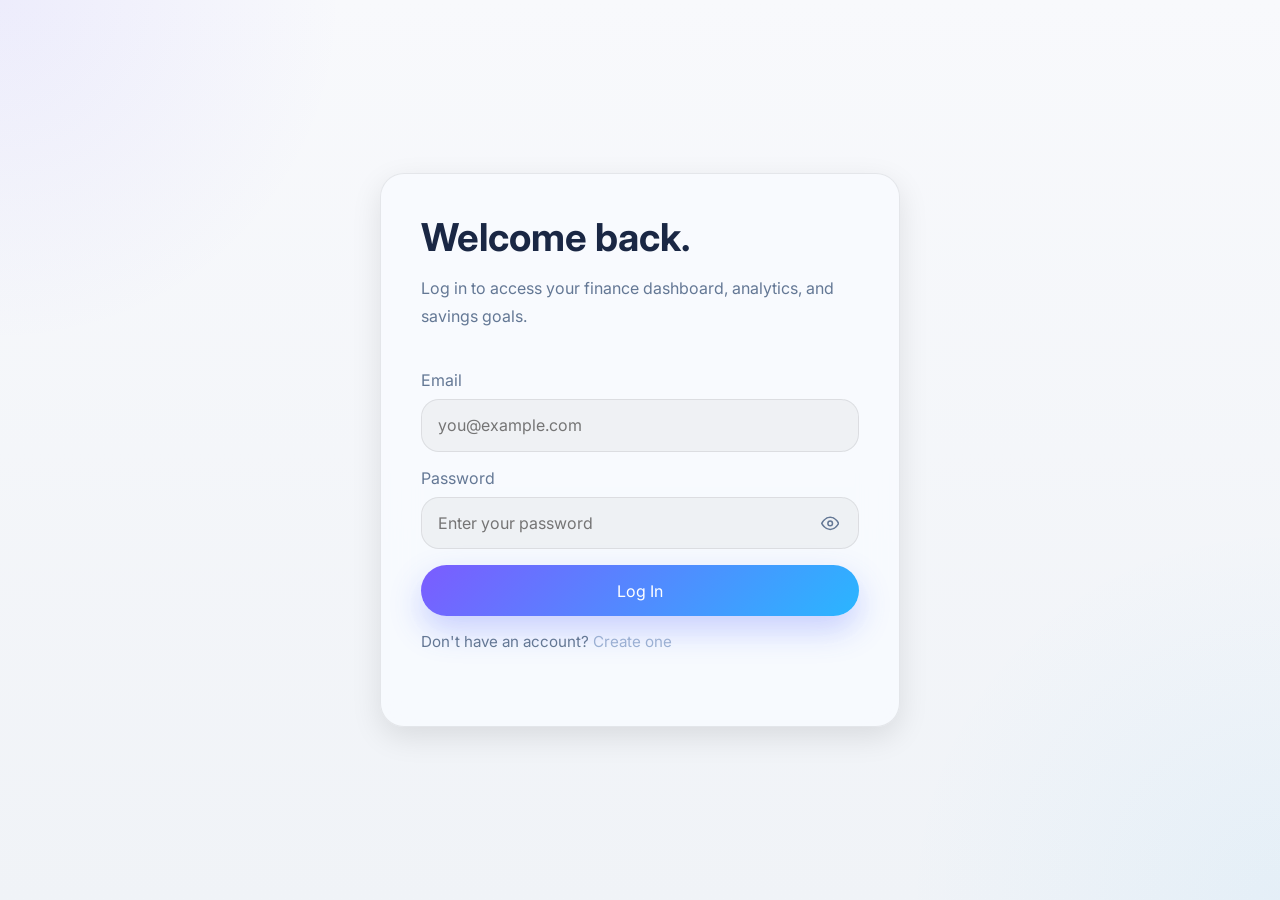
<file: fintrack/goals.html>
<!DOCTYPE html>
<html lang="en">
<head>
  <meta charset="UTF-8" />
  <meta name="viewport" content="width=device-width, initial-scale=1.0" />
  <title>FinTrack — Savings Goals</title>
  <link rel="preconnect" href="https://fonts.googleapis.com" />
  <link rel="preconnect" href="https://fonts.gstatic.com" crossorigin />
  <link href="https://fonts.googleapis.com/css2?family=Inter:wght@400;500;600;700;800&display=swap" rel="stylesheet" />
  <link rel="stylesheet" href="styles.css" />
  <link rel="stylesheet" href="theme.css" />
</head>
<body class="dashboard-page">
  <div class="app-shell">
    <aside class="sidebar">
      <div class="sidebar-header">
        <div class="brand">
          <h1>FinTrack</h1>
          <p>Personal Finance Manager</p>
        </div>
        <button id="mobileMenuClose" class="btn btn-icon sidebar-close-btn" aria-label="Close menu">&times;</button>
      </div>
      <nav>
        <a href="index.html"><span>Dashboard</span></a>
        <a href="analytics.html"><span>Analytics</span></a>
        <a class="active" href="goals.html"><span>Savings Goals</span></a>
      </nav>
      <div class="sidebar-footer">
        <button id="logoutBtn" class="btn btn-ghost">Log Out</button>
      </div>
    </aside>

    <main class="main-content">
      <header class="topbar">
        <div>
          <h2>Savings Goal Tracker</h2>
          <p>Design goals, review progress, and stay motivated.</p>
        </div>
        <div class="topbar-actions">
          <button id="mobileMenuToggle" class="btn btn-icon mobile-menu-btn" aria-label="Open menu">
            <span class="hamburger-icon" aria-hidden="true"></span>
          </button>
          <button id="themeToggle" class="btn btn-icon" aria-label="Toggle theme">
            <svg class="icon-sun visible" width="20" height="20" viewBox="0 0 20 20" fill="none">
              <circle cx="10" cy="10" r="4" stroke="currentColor" stroke-width="2"/>
              <path d="M10 1V3M10 17V19M1 10H3M17 10H19M3 3L4.41 4.41M15.59 15.59L17 17M17 3L15.59 4.41M4.41 15.59L3 17" stroke="currentColor" stroke-width="2" stroke-linecap="round"/>
            </svg>
            <svg class="icon-moon hidden" width="20" height="20" viewBox="0 0 20 20" fill="none">
              <path d="M17.293 13.293A8 8 0 016.707 2.707a8 8 0 1010.586 10.586z" stroke="currentColor" stroke-width="2" stroke-linejoin="round"/>
            </svg>
          </button>
        </div>
      </header>

      <section class="dashboard-grid">
        <div class="card glass-card">
          <div class="card-header">
            <p>Goal Target</p>
            <h3 id="goalAmount">$0.00</h3>
          </div>
        </div>
        <div class="card glass-card">
          <div class="card-header">
            <p>Saved So Far</p>
            <h3 id="goalSaved">$0.00</h3>
          </div>
        </div>
        <div class="card glass-card">
          <div class="card-header">
            <p>Completion</p>
            <h3 id="goalComplete">0%</h3>
          </div>
        </div>
      </section>

      <section class="card glass-card">
        <div class="card-header">
          <h3>Manage Your Goal</h3>
        </div>
        <form id="goalForm" class="transaction-form">
          <div class="form-grid">
            <label>
              Goal Name
              <input type="text" id="goalTitle" placeholder="Emergency Fund" required />
            </label>
            <label>
              Target Amount
              <input type="number" id="goalTarget" placeholder="5000" step="10" required />
            </label>
            <label>
              Progress Amount
              <input type="number" id="goalProgress" placeholder="1200" step="10" required />
            </label>
          </div>
          <button type="submit" class="btn btn-primary">Update Goal</button>
        </form>
      </section>

      <section class="card glass-card">
        <div class="card-header">
          <p>Goal Summary</p>
          <h3 id="goalText">Stay consistent and build momentum.</h3>
        </div>
        <div class="goal-progress">
          <div class="progress-track">
            <div class="progress-fill" id="goalBar"></div>
          </div>
        </div>
      </section>
    </main>
  </div>
  <script src="theme.js"></script>
  <script type="module">
    import { initDashboard } from './app.js';
    
    // Initialize dashboard when page loads
    initDashboard().catch(error => {
      console.error('Dashboard initialization error:', error);
    });
  </script>
  <script src="goals.js"></script>
</body>
</html>
</file>
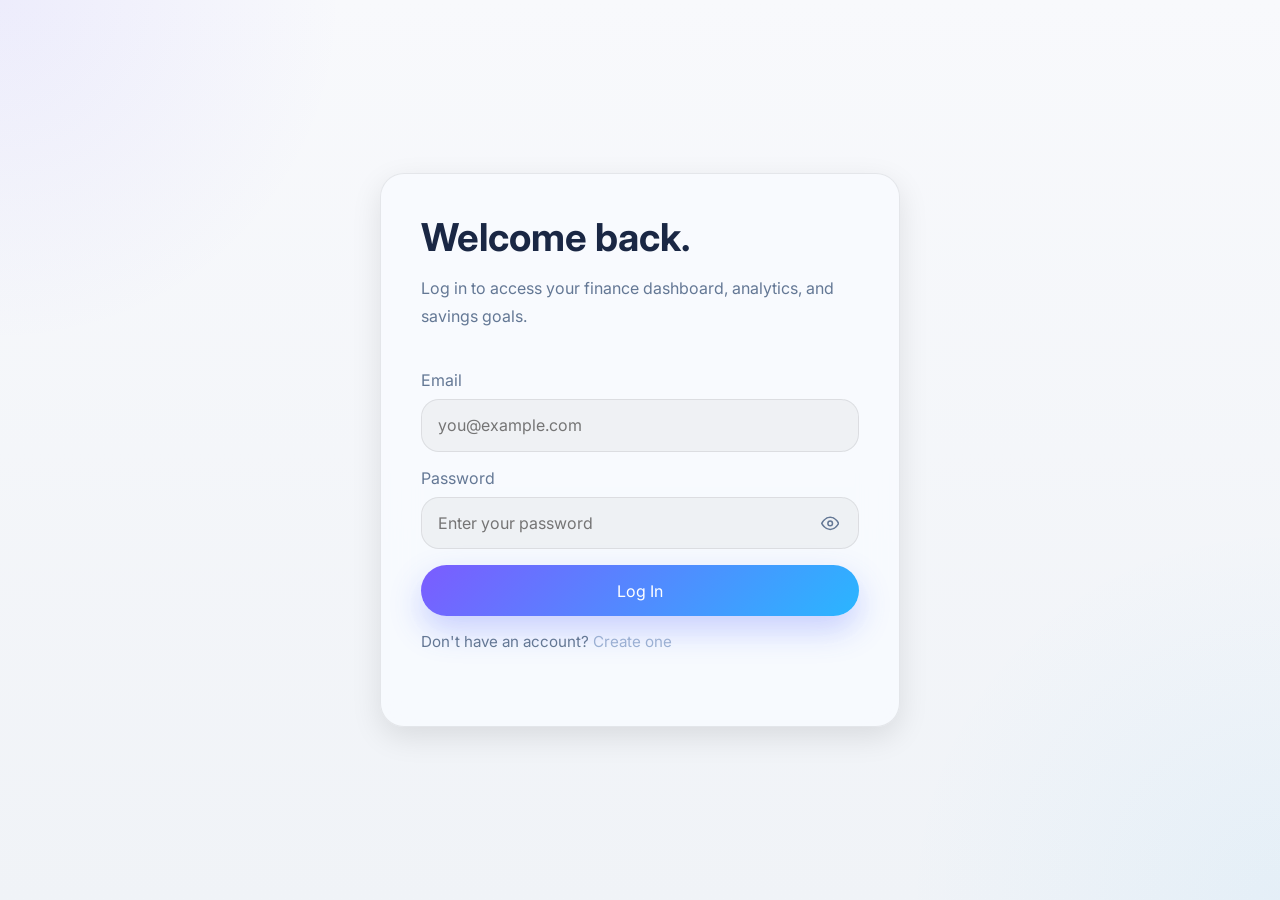
<file: fintrack/login.html>
<!DOCTYPE html>
<html lang="en">
<head>
  <meta charset="UTF-8" />
  <meta name="viewport" content="width=device-width, initial-scale=1.0" />
  <title>FinTrack — Login</title>
  <link rel="preconnect" href="https://fonts.googleapis.com" />
  <link rel="preconnect" href="https://fonts.gstatic.com" crossorigin />
  <link href="https://fonts.googleapis.com/css2?family=Inter:wght@400;500;600;700;800&display=swap" rel="stylesheet" />
  <link rel="stylesheet" href="styles.css" />
  <link rel="stylesheet" href="theme.css" />
</head>
<body class="auth-page">
  <div class="auth-shell glass-card">
    <div class="auth-intro">
      <h1>Welcome back.</h1>
      <p>Log in to access your finance dashboard, analytics, and savings goals.</p>
    </div>
    <form id="loginForm" class="auth-form">
      <label>
        Email
        <input type="email" id="loginEmail" placeholder="you@example.com" required />
      </label>
      <label>
        Password
        <div class="password-wrapper">
          <input type="password" id="loginPassword" placeholder="Enter your password" required />
          <button type="button" class="password-toggle" aria-label="Show password">
            <svg viewBox="0 0 24 24" fill="none" stroke="currentColor" stroke-width="2" stroke-linecap="round" stroke-linejoin="round">
              <path d="M1 12s4-8 11-8 11 8 11 8-4 8-11 8-11-8-11-8z"></path>
              <circle cx="12" cy="12" r="3"></circle>
            </svg>
          </button>
        </div>
      </label>
      <button type="submit" id="loginSubmitBtn" class="btn btn-primary">Log In</button>
      <p id="loginLoading" class="loading-indicator hidden">Signing in...</p>
      <p class="small-text">Don't have an account? <a href="signup.html">Create one</a></p>
      <p id="loginError" class="form-error"></p>
    </form>

    <!-- Email verification removed; normal login restored -->
  </div>

  <script type="module">
    import { signInUser } from './auth.js';

    const loginForm = document.getElementById('loginForm');
    const loginError = document.getElementById('loginError');
    const loginLoading = document.getElementById('loginLoading');
    const loginSubmitBtn = document.getElementById('loginSubmitBtn');

    // Password toggle functionality
    document.querySelectorAll('.password-toggle').forEach(btn => {
      btn.addEventListener('click', (e) => {
        e.preventDefault();
        const input = btn.parentElement.querySelector('input');
        const isPassword = input.type === 'password';
        input.type = isPassword ? 'text' : 'password';
        btn.classList.toggle('visible');
      });
    });

    loginForm.addEventListener('submit', async (e) => {
      e.preventDefault();
      loginError.textContent = '';

      const email = document.getElementById('loginEmail').value.trim().toLowerCase();
      const password = document.getElementById('loginPassword').value;

      if (!email || !password) {
        loginError.textContent = 'Please enter your email and password.';
        return;
      }

      loginSubmitBtn.disabled = true;
      loginLoading.classList.remove('hidden');

      try {
        const result = await signInUser(email, password);

        if (result.success) {
          // Redirect to dashboard
          window.location.href = 'index.html';
        } else {
          loginError.textContent = result.error || 'Failed to sign in. Please try again.';
          loginSubmitBtn.disabled = false;
          loginLoading.classList.add('hidden');
        }
      } catch (error) {
        console.error('Login error:', error);
        loginError.textContent = 'An unexpected error occurred. Please try again.';
        loginSubmitBtn.disabled = false;
        loginLoading.classList.add('hidden');
      }
    });
  </script>
  <script src="theme.js"></script>
</body>
</html>
</file>
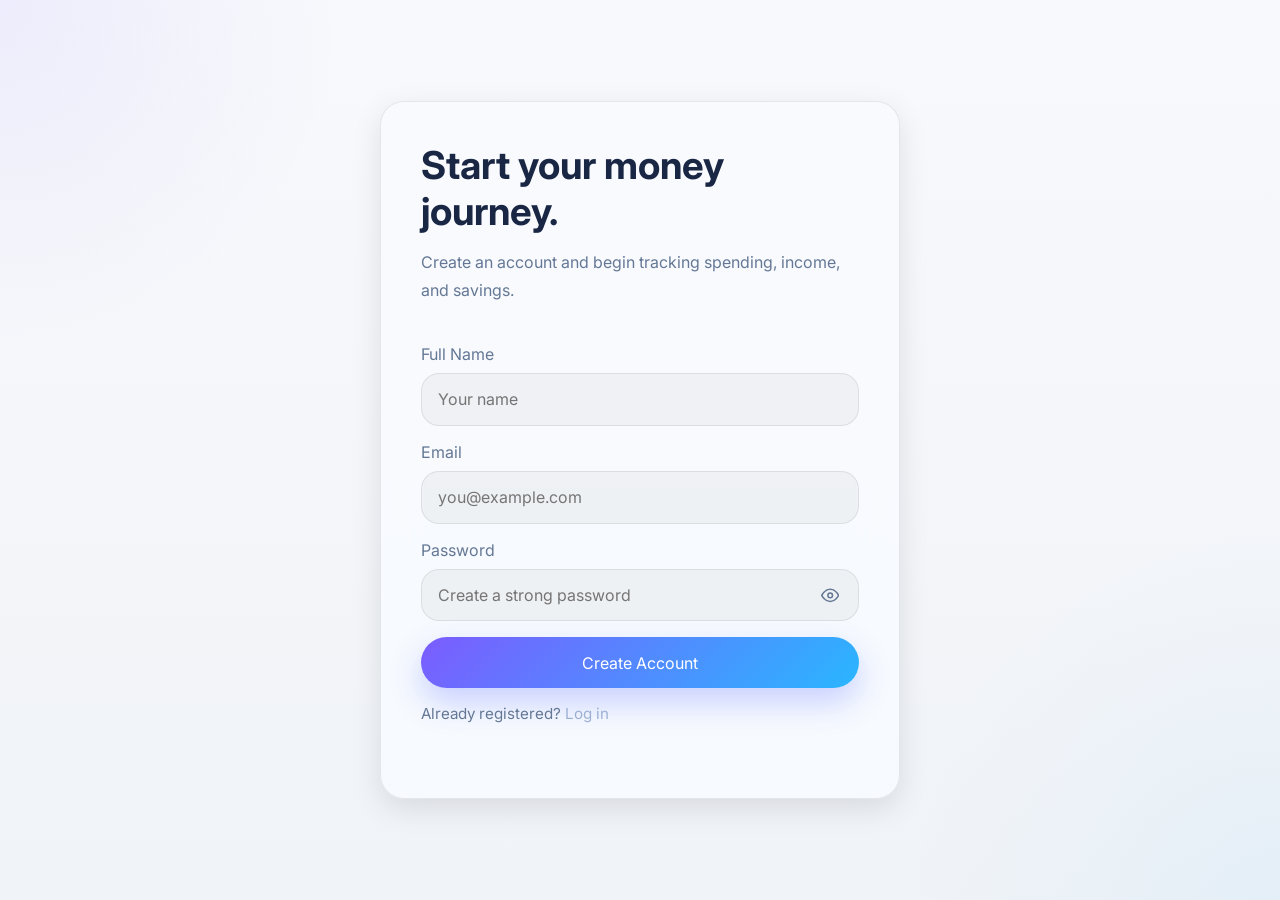
<file: fintrack/signup.html>
<!DOCTYPE html>
<html lang="en">
<head>
  <meta charset="UTF-8" />
  <meta name="viewport" content="width=device-width, initial-scale=1.0" />
  <title>FinTrack — Sign Up</title>
  <link rel="preconnect" href="https://fonts.googleapis.com" />
  <link rel="preconnect" href="https://fonts.gstatic.com" crossorigin />
  <link href="https://fonts.googleapis.com/css2?family=Inter:wght@400;500;600;700;800&display=swap" rel="stylesheet" />
  <link rel="stylesheet" href="styles.css" />
  <link rel="stylesheet" href="theme.css" />
</head>
<body class="auth-page">
  <div class="auth-shell glass-card">
    <div class="auth-intro">
      <h1>Start your money journey.</h1>
      <p>Create an account and begin tracking spending, income, and savings.</p>
    </div>

    <!-- Signup Form -->
    <form id="signupForm" class="auth-form">
      <label>
        Full Name
        <input type="text" id="signupName" placeholder="Your name" required />
      </label>
      <label>
        Email
        <input type="email" id="signupEmail" placeholder="you@example.com" required />
      </label>
      <label>
        Password
        <div class="password-wrapper">
          <input type="password" id="signupPassword" placeholder="Create a strong password" required />
          <button type="button" class="password-toggle" aria-label="Show password">
            <svg viewBox="0 0 24 24" fill="none" stroke="currentColor" stroke-width="2" stroke-linecap="round" stroke-linejoin="round">
              <path d="M1 12s4-8 11-8 11 8 11 8-4 8-11 8-11-8-11-8z"></path>
              <circle cx="12" cy="12" r="3"></circle>
            </svg>
          </button>
        </div>
      </label>
      <button type="submit" id="signupSubmitBtn" class="btn btn-primary">Create Account</button>
      <p id="signupLoading" class="loading-indicator hidden">Creating your account...</p>
      <p class="small-text">Already registered? <a href="login.html">Log in</a></p>
      <p id="signupError" class="form-error"></p>
    </form>

    <!-- Email verification removed; signup will proceed directly -->
  </div>

  <script type="module">
    import { signUpUser } from './auth.js';

    const signupForm = document.getElementById('signupForm');
    const signupError = document.getElementById('signupError');
    const signupLoading = document.getElementById('signupLoading');
    const signupSubmitBtn = document.getElementById('signupSubmitBtn');

    // Password toggle functionality
    document.querySelectorAll('.password-toggle').forEach(btn => {
      btn.addEventListener('click', (e) => {
        e.preventDefault();
        const input = btn.parentElement.querySelector('input');
        const isPassword = input.type === 'password';
        input.type = isPassword ? 'text' : 'password';
        btn.classList.toggle('visible');
      });
    });

    signupForm.addEventListener('submit', async (e) => {
      e.preventDefault();
      signupError.textContent = '';

      const fullName = document.getElementById('signupName').value.trim();
      const email = document.getElementById('signupEmail').value.trim().toLowerCase();
      const password = document.getElementById('signupPassword').value;

      // Validation
      if (!fullName || !email || !password) {
        signupError.textContent = 'Please complete all fields.';
        return;
      }

      if (password.length < 6) {
        signupError.textContent = 'Password must be at least 6 characters long.';
        return;
      }

      // Show loading state
      signupSubmitBtn.disabled = true;
      signupLoading.classList.remove('hidden');

      try {
        const result = await signUpUser(email, password, fullName);

        if (result.success) {
          // After creating the account, proceed to dashboard
          window.location.href = 'index.html';
        } else {
          signupError.textContent = result.error || 'Failed to create account. Please try again.';
          signupSubmitBtn.disabled = false;
          signupLoading.classList.add('hidden');
        }
      } catch (error) {
        console.error('Signup error:', error);
        signupError.textContent = 'An unexpected error occurred. Please try again.';
        signupSubmitBtn.disabled = false;
        signupLoading.classList.add('hidden');
      }
    });
  </script>
  <script src="theme.js"></script>
</body>
</html>
</file>
<file: fintrack/styles.css>
:root {
  --bg: #0b1220;
  --panel: rgba(17, 25, 43, 0.92);
  --panel-soft: rgba(27, 37, 62, 0.9);
  --text: #eef2ff;
  --muted: #9bb0d3;
  --primary: #6b57ff;
  --primary-soft: rgba(107, 87, 255, 0.2);
  --success: #32d3a4;
  --warning: #ff7d5b;
  --danger: #ff5c7a;
  --border: rgba(255, 255, 255, 0.08);
  --shadow: 0 22px 70px rgba(0, 0, 0, 0.35);
}

/* Light theme */
:root[data-theme="light"] {
  --bg: #f5f7fb;
  --panel: rgba(248, 250, 254, 0.92);
  --panel-soft: rgba(240, 245, 250, 0.9);
  --text: #1a2744;
  --muted: #647895;
  --primary: #6b57ff;
  --primary-soft: rgba(107, 87, 255, 0.15);
  --success: #32d3a4;
  --warning: #ff7d5b;
  --danger: #ff5c7a;
  --border: rgba(0, 0, 0, 0.08);
  --shadow: 0 10px 30px rgba(0, 0, 0, 0.1);
}

* {
  box-sizing: border-box;
}

body {
  margin: 0;
  min-height: 100vh;
  font-family: 'Inter', sans-serif;
  background: radial-gradient(circle at top left, rgba(107, 87, 255, 0.22), transparent 22%),
    radial-gradient(circle at bottom right, rgba(39, 171, 255, 0.14), transparent 24%),
    linear-gradient(180deg, #060b17 0%, #0a1324 100%);
  color: var(--text);
  transition: background 0.5s ease, color 0.5s ease;
  opacity: 0;
  animation: pageFadeIn 0.65s ease forwards;
}

:root[data-theme="light"] body {
  background: radial-gradient(circle at top left, rgba(107, 87, 255, 0.08), transparent 22%),
    radial-gradient(circle at bottom right, rgba(39, 171, 255, 0.06), transparent 24%),
    linear-gradient(180deg, #f8f9fc 0%, #f0f3f7 100%);
}

button,
input,
select {
  font: inherit;
}

a {
  color: #9bb0d3;
  text-decoration: none;
}
a:hover {
  color: #fff;
}

.glass-card {
  border: 1px solid var(--border);
  background: rgba(17, 25, 43, 0.85);
  backdrop-filter: blur(18px);
  box-shadow: var(--shadow);
  border-radius: 24px;
  opacity: 0;
  transform: translateY(18px);
  animation: cardFloatIn 0.75s ease forwards;
}

.btn {
  display: inline-flex;
  align-items: center;
  justify-content: center;
  min-height: 44px;
  border: none;
  border-radius: 999px;
  padding: 0.95rem 1.6rem;
  cursor: pointer;
  transition: transform 0.2s ease, box-shadow 0.2s ease, background-color 0.3s ease, color 0.3s ease, border-color 0.3s ease;
}

.btn:hover {
  transform: translateY(-1px);
}

.btn:active {
  transform: translateY(1px) scale(0.98);
}

.btn-primary {
  background: linear-gradient(135deg, #7b5cff, #2ab6ff);
  color: #fff;
  box-shadow: 0 14px 32px rgba(73, 96, 255, 0.28);
}

.btn-ghost {
  display: inline-flex;
  align-items: center;
  justify-content: center;
  min-height: 44px;
  border-radius: 999px;
  background: transparent;
  color: #c8d2ff;
  border: 1px solid rgba(255, 255, 255, 0.14);
  box-shadow: inset 0 0 0 rgba(255, 255, 255, 0);
}

.app-shell {
  display: grid;
  grid-template-columns: 300px 1fr;
  min-height: 100vh;
}

.sidebar {
  display: flex;
  flex-direction: column;
  gap: 2rem;
  padding: 2.5rem 1.75rem;
  background: linear-gradient(180deg, rgba(10, 15, 33, 0.96), rgba(8, 12, 21, 0.96));
}

.brand h1 {
  margin: 0;
  font-size: 1.75rem;
  letter-spacing: -0.04em;
}

.brand p {
  margin: 0.45rem 0 0;
  color: var(--muted);
  font-size: 0.95rem;
}

.sidebar nav {
  display: grid;
  gap: 0.75rem;
}

.sidebar a {
  display: flex;
  align-items: center;
  gap: 1rem;
  padding: 0.95rem 1rem;
  border-radius: 18px;
  color: var(--text);
  transition: background 0.25s ease, transform 0.2s ease;
}

.sidebar a.active,
.sidebar a:hover {
  background: rgba(107, 87, 255, 0.18);
  transform: translateX(4px);
}

.sidebar-footer {
  margin-top: auto;
}

.sidebar-header {
  display: flex;
  align-items: center;
  justify-content: space-between;
  gap: 1rem;
}

.mobile-menu-btn {
  display: none;
  width: 44px;
  height: 44px;
  padding: 0;
  border-radius: 14px;
  background: rgba(255, 255, 255, 0.06);
  color: var(--text);
  border: 1px solid rgba(255, 255, 255, 0.14);
}

.hamburger-icon {
  width: 18px;
  height: 2px;
  background: currentColor;
  position: relative;
  display: inline-block;
}

.hamburger-icon::before,
.hamburger-icon::after {
  content: '';
  position: absolute;
  left: 0;
  width: 100%;
  height: 2px;
  background: currentColor;
  transition: transform 0.3s ease;
}

.hamburger-icon::before {
  transform: translateY(-6px);
}

.hamburger-icon::after {
  transform: translateY(6px);
}

.sidebar-close-btn {
  display: none;
  width: 44px;
  height: 44px;
  padding: 0;
  border-radius: 14px;
  color: var(--text);
  background: rgba(255, 255, 255, 0.06);
  border: 1px solid rgba(255, 255, 255, 0.14);
  justify-content: center;
}

.main-content {
  padding: 2.5rem;
  display: flex;
  flex-direction: column;
  gap: 1.75rem;
}

.topbar {
  display: flex;
  align-items: center;
  justify-content: space-between;
  gap: 1rem;
}

.topbar h2,
.topbar p {
  margin: 0;
}

.topbar-actions {
  display: flex;
  align-items: center;
  gap: 0.75rem;
  flex-wrap: wrap;
}

.topbar-actions .status-chip {
  margin-left: auto;
}

.status-chip {
  display: inline-flex;
  align-items: center;
  gap: 0.5rem;
  padding: 0.75rem 1rem;
  border-radius: 999px;
  background: rgba(255, 255, 255, 0.08);
  color: #d8e0ff;
}

.dashboard-grid {
  display: grid;
  grid-template-columns: repeat(3, minmax(200px, 1fr));
  gap: 1.5rem;
}

.card {
  padding: 1.7rem;
}

.card-header p {
  margin: 0;
  color: var(--muted);
  font-size: 0.95rem;
}

.card-header h3,
.card-header h2 {
  margin: 0.65rem 0 0;
  font-size: 1.55rem;
}

.mini-metrics {
  display: grid;
  grid-template-columns: repeat(3, minmax(0, 1fr));
  gap: 1rem;
  margin-top: 1.5rem;
}

.mini-metrics div {
  background: rgba(255, 255, 255, 0.04);
  padding: 1rem;
  border-radius: 1rem;
}

.mini-metrics span {
  display: block;
  color: var(--muted);
  margin-bottom: 0.45rem;
  font-size: 0.92rem;
}

.goal-progress {
  margin-top: 1.5rem;
}

.progress-track {
  width: 100%;
  height: 14px;
  border-radius: 999px;
  background: rgba(255, 255, 255, 0.08);
  overflow: hidden;
}

.progress-fill {
  width: 0%;
  height: 100%;
  background: linear-gradient(90deg, #53d4ff, #7b5cff);
  transition: width 1s ease;
}

.alert-card {
  min-height: 178px;
}

.alert-card p {
  margin: 1rem 0 0;
  line-height: 1.75;
  color: #d8e0ff;
}

.insights-panel {
  overflow: hidden;
}

.insights-grid {
  display: grid;
  grid-template-columns: repeat(3, minmax(180px, 1fr));
  gap: 1rem;
  margin-top: 1rem;
}

.insight-card {
  background: rgba(255, 255, 255, 0.06);
  border: 1px solid rgba(255, 255, 255, 0.1);
  padding: 1.35rem;
  min-height: 140px;
  transition: transform 0.35s ease, box-shadow 0.35s ease, background 0.35s ease;
}

.insight-card:hover {
  transform: translateY(-6px);
  box-shadow: 0 18px 40px rgba(0, 0, 0, 0.18);
}

.insight-card p {
  margin: 0;
  color: var(--muted);
  font-size: 0.95rem;
}

.insight-card h4 {
  margin: 0.9rem 0 0;
  font-size: 1.05rem;
  line-height: 1.4;
}

.insight-footer {
  display: flex;
  flex-wrap: wrap;
  gap: 1rem;
  align-items: center;
  justify-content: space-between;
  margin-top: 1.5rem;
}

.warning-chip {
  padding: 0.75rem 1rem;
  border-radius: 999px;
  background: rgba(255, 111, 96, 0.08);
  color: #ff726f;
  border: 1px solid rgba(255, 111, 96, 0.18);
  font-weight: 600;
  display: inline-flex;
  align-items: center;
  justify-content: center;
  min-height: 44px;
  opacity: 0;
  transform: translateY(6px);
  transition: opacity 0.35s ease, transform 0.35s ease, background-color 0.35s ease, border-color 0.35s ease, color 0.35s ease;
}

.warning-chip.alert-visible {
  opacity: 1;
  transform: translateY(0);
}

.warning-chip.note {
  background: rgba(133, 223, 178, 0.12);
  border-color: rgba(57, 171, 119, 0.18);
  color: #1f5d37;
}

.warning-chip.warning {
  background: rgba(255, 112, 96, 0.16);
  color: #bf2f31;
  border-color: rgba(255, 112, 96, 0.28);
}

.warning-chip.danger {
  background: rgba(255, 92, 122, 0.16);
  color: #e6234b;
  border-color: rgba(255, 92, 122, 0.28);
}

@media (max-width: 900px) {
  .insights-grid {
    grid-template-columns: 1fr;
  }
}

.transaction-table tbody tr {
  opacity: 0;
  transform: translateY(10px);
  animation: rowFadeIn 0.55s ease forwards;
}

.transaction-table tbody tr:nth-child(1) { animation-delay: 0.08s; }
.transaction-table tbody tr:nth-child(2) { animation-delay: 0.16s; }
.transaction-table tbody tr:nth-child(3) { animation-delay: 0.24s; }
.transaction-table tbody tr:nth-child(4) { animation-delay: 0.32s; }
.transaction-table tbody tr:nth-child(5) { animation-delay: 0.40s; }

.card {
  transition: transform 0.45s ease, box-shadow 0.45s ease, opacity 0.45s ease;
}

.card:hover {
  transform: translateY(-5px);
  box-shadow: 0 28px 80px rgba(0, 0, 0, 0.18);
}

.add-transaction-card {
  grid-column: span 2;
}

.transaction-form {
  margin-top: 1.5rem;
}

.form-grid {
  display: grid;
  grid-template-columns: repeat(3, minmax(220px, 1fr));
  gap: 1rem;
}

.transaction-form label {
  display: grid;
  gap: 0.6rem;
  font-size: 0.95rem;
  color: var(--muted);
}

.transaction-form input,
.transaction-form select {
  width: 100%;
  padding: 0.95rem 1rem;
  border-radius: 18px;
  border: 2px solid rgba(255, 255, 255, 0.08);
  background: rgba(255, 255, 255, 0.04);
  color: var(--text);
  transition: all 0.3s cubic-bezier(0.4, 0, 0.2, 1);
  font-weight: 500;
}

.transaction-form input::placeholder {
  color: rgba(155, 176, 211, 0.6);
}

.transaction-form input[type="date"] {
  cursor: pointer;
}

.transaction-form input[type="date"]::-webkit-calendar-picker-indicator {
  cursor: pointer;
  filter: invert(0.8) brightness(1.2);
  opacity: 0.7;
  margin-right: 0.25rem;
}

.transaction-form input[type="date"]::-webkit-calendar-picker-indicator:hover {
  opacity: 1;
}

.transaction-form select {
  cursor: pointer;
  appearance: none;
  padding-right: 2.5rem;
  background-image: url("data:image/svg+xml,%3Csvg xmlns='http://www.w3.org/2000/svg' width='20' height='20' viewBox='0 0 20 20' fill='none'%3E%3Cpath d='M7 8L10 11L13 8' stroke='%239bb0d3' stroke-width='2' stroke-linecap='round' stroke-linejoin='round'/%3E%3C/svg%3E");
  background-repeat: no-repeat;
  background-position: right 0.75rem center;
  padding-right: 2.8rem;
}

.transaction-form input:focus,
.transaction-form select:focus {
  outline: none;
  border-color: rgba(107, 87, 255, 0.8);
  box-shadow: 0 0 0 5px rgba(107, 87, 255, 0.12),
    inset 0 0 20px rgba(107, 87, 255, 0.06);
  background: rgba(255, 255, 255, 0.06);
}

/* Category-specific colors */
#transactionCategory {
  background-color: rgba(255, 255, 255, 0.04);
}

#transactionCategory.category-salary {
  border-color: rgba(50, 211, 164, 0.4);
  background: linear-gradient(135deg, rgba(50, 211, 164, 0.08), rgba(255, 255, 255, 0.02));
}

#transactionCategory.category-salary:focus {
  border-color: #32d3a4;
  box-shadow: 0 0 0 5px rgba(50, 211, 164, 0.15),
    inset 0 0 20px rgba(50, 211, 164, 0.05);
}

#transactionCategory.category-shopping {
  border-color: rgba(255, 92, 122, 0.4);
  background: linear-gradient(135deg, rgba(255, 92, 122, 0.08), rgba(255, 255, 255, 0.02));
}

#transactionCategory.category-shopping:focus {
  border-color: #ff5c7a;
  box-shadow: 0 0 0 5px rgba(255, 92, 122, 0.15),
    inset 0 0 20px rgba(255, 92, 122, 0.05);
}

#transactionCategory.category-food {
  border-color: rgba(255, 125, 91, 0.4);
  background: linear-gradient(135deg, rgba(255, 125, 91, 0.08), rgba(255, 255, 255, 0.02));
}

#transactionCategory.category-food:focus {
  border-color: #ff7d5b;
  box-shadow: 0 0 0 5px rgba(255, 125, 91, 0.15),
    inset 0 0 20px rgba(255, 125, 91, 0.05);
}

#transactionCategory.category-bills {
  border-color: rgba(123, 92, 255, 0.4);
  background: linear-gradient(135deg, rgba(123, 92, 255, 0.08), rgba(255, 255, 255, 0.02));
}

#transactionCategory.category-bills:focus {
  border-color: #7b5cff;
  box-shadow: 0 0 0 5px rgba(123, 92, 255, 0.15),
    inset 0 0 20px rgba(123, 92, 255, 0.05);
}

#transactionCategory.category-transport {
  border-color: rgba(42, 182, 255, 0.4);
  background: linear-gradient(135deg, rgba(42, 182, 255, 0.08), rgba(255, 255, 255, 0.02));
}

#transactionCategory.category-transport:focus {
  border-color: #2ab6ff;
  box-shadow: 0 0 0 5px rgba(42, 182, 255, 0.15),
    inset 0 0 20px rgba(42, 182, 255, 0.05);
}

#transactionCategory.category-health {
  border-color: rgba(255, 199, 94, 0.4);
  background: linear-gradient(135deg, rgba(255, 199, 94, 0.08), rgba(255, 255, 255, 0.02));
}

#transactionCategory.category-health:focus {
  border-color: #ffc75e;
  box-shadow: 0 0 0 5px rgba(255, 199, 94, 0.15),
    inset 0 0 20px rgba(255, 199, 94, 0.05);
}

#transactionCategory.category-entertainment {
  border-color: rgba(168, 85, 247, 0.4);
  background: linear-gradient(135deg, rgba(168, 85, 247, 0.08), rgba(255, 255, 255, 0.02));
}

#transactionCategory.category-entertainment:focus {
  border-color: #a855f7;
  box-shadow: 0 0 0 5px rgba(168, 85, 247, 0.15),
    inset 0 0 20px rgba(168, 85, 247, 0.05);
}

#transactionCategory.category-pocket {
  border-color: rgba(139, 92, 246, 0.4);
  background: linear-gradient(135deg, rgba(139, 92, 246, 0.08), rgba(255, 255, 255, 0.02));
}

#transactionCategory.category-pocket:focus {
  border-color: #8b5cf6;
  box-shadow: 0 0 0 5px rgba(139, 92, 246, 0.15),
    inset 0 0 20px rgba(139, 92, 246, 0.05);
}

/* Options styling */
select option {
  background: #0b1220;
  color: #eef2ff;
  padding: 0.75rem;
}

select option:checked {
  background: rgba(107, 87, 255, 0.3);
  color: #fff;
}

select option:hover {
  background: rgba(107, 87, 255, 0.2);
}

.history-card {
  padding-bottom: 1rem;
}

.section-header {
  display: flex;
  align-items: center;
  justify-content: space-between;
  gap: 1rem;
}

.search-box {
  width: 100%;
  max-width: 420px;
}

.search-box input {
  width: 100%;
  padding: 0.95rem 1rem;
  border-radius: 18px;
  border: 1px solid rgba(255, 255, 255, 0.08);
  background: rgba(255, 255, 255, 0.05);
  color: var(--text);
}

.transaction-table-wrapper {
  overflow-x: auto;
  margin-top: 1.4rem;
}

.empty-state {
  display: flex;
  flex-direction: column;
  align-items: center;
  justify-content: center;
  padding: 4rem 2rem;
  text-align: center;
  opacity: 0;
  transform: translateY(12px);
  animation: emptyStateFadeIn 0.65s ease forwards;
}

.empty-state-icon {
  width: 120px;
  height: 120px;
  display: flex;
  align-items: center;
  justify-content: center;
  margin-bottom: 1.5rem;
  color: var(--muted);
  opacity: 0.7;
}

.empty-state-content {
  max-width: 420px;
}

.empty-state-content h3 {
  margin: 0;
  font-size: 1.45rem;
  font-weight: 600;
  color: var(--text);
  margin-bottom: 0.75rem;
}

.empty-state-content p {
  margin: 0;
  color: var(--muted);
  font-size: 1rem;
  line-height: 1.6;
  margin-bottom: 1.75rem;
}

.empty-state-btn {
  min-width: 280px;
}

.transaction-table {
  width: 100%;
  border-collapse: collapse;
  min-width: 760px;
}

.transaction-table th,
.transaction-table td {
  padding: 1rem 1.1rem;
  text-align: left;
  border-bottom: 1px solid rgba(255, 255, 255, 0.05);
}

.transaction-table th {
  color: var(--muted);
  font-size: 0.9rem;
  letter-spacing: 0.01em;
}

.transaction-table td {
  color: #eef2ff;
}

.transaction-table td .tag {
  display: inline-flex;
  align-items: center;
  justify-content: center;
  padding: 0.55rem 0.8rem;
  border-radius: 999px;
  font-size: 0.82rem;
  color: #c8d2ff;
  background: rgba(255, 255, 255, 0.05);
}

.transaction-table td .delete-btn {
  border: none;
  background: transparent;
  color: #ff8aa2;
  cursor: pointer;
  font-weight: 700;
}

@keyframes emptyStateFadeIn {
  from {
    opacity: 0;
    transform: translateY(12px);
  }
  to {
    opacity: 1;
    transform: translateY(0);
  }
}

/* Toast Notifications */
.toast-container {
  position: fixed;
  top: 24px;
  right: 24px;
  z-index: 99999;
  display: flex;
  flex-direction: column;
  gap: 12px;
  pointer-events: none;
  width: auto;
  max-width: calc(100% - 48px);
}

.toast {
  display: flex;
  align-items: center;
  gap: 12px;
  padding: 14px 18px;
  border-radius: 12px;
  backdrop-filter: blur(18px);
  background: rgba(16, 185, 129, 0.2);
  border: 1px solid rgba(16, 185, 129, 0.3);
  color: #6ee7b7;
  font-size: 0.95rem;
  font-weight: 500;
  box-shadow: 0 8px 32px rgba(0, 0, 0, 0.12);
  pointer-events: auto;
  animation: toastSlideIn 0.4s cubic-bezier(0.34, 1.56, 0.64, 1) forwards;
  min-width: 300px;
}

.toast.toast-exit {
  animation: toastSlideOut 0.3s ease forwards;
}

.toast.toast-success {
  background: rgba(16, 185, 129, 0.2);
  border-color: rgba(16, 185, 129, 0.3);
  color: #6ee7b7;
}

.toast.toast-delete {
  background: rgba(244, 114, 124, 0.2);
  border-color: rgba(244, 114, 124, 0.3);
  color: #f88aa2;
}

.toast.toast-error {
  background: rgba(239, 68, 68, 0.2);
  border-color: rgba(239, 68, 68, 0.3);
  color: #fca5a5;
}

.toast-icon {
  flex-shrink: 0;
  width: 20px;
  height: 20px;
  display: flex;
  align-items: center;
  justify-content: center;
}

.toast-icon svg {
  width: 100%;
  height: 100%;
  stroke: currentColor;
  stroke-width: 2;
  fill: none;
  stroke-linecap: round;
  stroke-linejoin: round;
}

.toast-message {
  flex: 1;
  line-height: 1.4;
}

@keyframes toastSlideIn {
  from {
    opacity: 0;
    transform: translateX(400px) scale(0.9);
  }
  to {
    opacity: 1;
    transform: translateX(0) scale(1);
  }
}

@keyframes toastSlideOut {
  from {
    opacity: 1;
    transform: translateX(0) scale(1);
  }
  to {
    opacity: 0;
    transform: translateX(400px) scale(0.9);
  }
}

/* Loading screen */
.loading-screen {
  position: fixed;
  inset: 0;
  display: flex;
  align-items: center;
  justify-content: center;
  z-index: 100000;
  background: linear-gradient(180deg, rgba(15, 23, 42, 0.96), rgba(15, 23, 42, 0.9));
  backdrop-filter: blur(14px);
  transition: opacity 0.55s ease, visibility 0.55s ease;
  opacity: 1;
  visibility: visible;
}

.loading-screen.loading-fade-out {
  opacity: 0;
  visibility: hidden;
}

.loading-card {
  display: flex;
  align-items: center;
  gap: 1rem;
  padding: 2rem 2.2rem;
  border-radius: 24px;
  background: rgba(8, 15, 37, 0.92);
  border: 1px solid rgba(255, 255, 255, 0.08);
  box-shadow: 0 30px 80px rgba(0, 0, 0, 0.45);
  transform: translateY(-8px);
  animation: loadingCardFloat 0.75s ease forwards;
}

.loading-spinner {
  width: 42px;
  height: 42px;
  border: 4px solid rgba(255, 255, 255, 0.18);
  border-top-color: #8b5cf6;
  border-radius: 50%;
  animation: loadingSpin 1.1s linear infinite;
}

.loading-copy h2 {
  margin: 0;
  font-size: 1.5rem;
  letter-spacing: -0.02em;
  color: #fff;
}

.loading-copy p {
  margin: 0;
  color: rgba(255, 255, 255, 0.74);
  font-size: 0.98rem;
}

@keyframes loadingSpin {
  to {
    transform: rotate(360deg);
  }
}

@keyframes loadingCardFloat {
  from {
    opacity: 0;
    transform: translateY(20px);
  }
  to {
    opacity: 1;
    transform: translateY(0);
  }
}

@media (max-width: 640px) {
  .toast-container {
    top: 16px;
    right: 16px;
    left: 16px;
  }

  .toast {
    min-width: unset;
  }
}

.auth-page {
  display: grid;
  place-items: center;
  min-height: 100vh;
  padding: 1rem;
}

.auth-shell {
  width: min(520px, 100%);
  padding: 2.5rem;
  display: grid;
  gap: 1.5rem;
}

.auth-intro h1 {
  margin: 0;
  font-size: clamp(2rem, 3vw, 2.8rem);
}

.auth-intro p {
  color: var(--muted);
  margin-top: 0.85rem;
  line-height: 1.75;
}

.auth-form {
  display: grid;
  gap: 1rem;
}

.auth-form label {
  display: grid;
  gap: 0.6rem;
  color: var(--muted);
}

.auth-form input {
  width: 100%;
  border: 1px solid rgba(255, 255, 255, 0.08);
  border-radius: 18px;
  padding: 0.95rem 1rem;
  background: rgba(255, 255, 255, 0.04);
  color: var(--text);
}

.password-wrapper {
  position: relative;
}

.password-wrapper input {
  padding-right: 3rem;
}

.password-toggle {
  position: absolute;
  right: 0.9rem;
  top: 50%;
  transform: translateY(-50%);
  border: none;
  background: transparent;
  color: var(--muted);
  cursor: pointer;
  padding: 0.35rem;
  display: flex;
  align-items: center;
  justify-content: center;
}

.password-toggle svg {
  width: 1.15rem;
  height: 1.15rem;
}

.password-toggle:hover {
  color: var(--text);
}

.chart-card canvas,
.card canvas {
  width: 100% !important;
  max-height: 220px;
}

.small-text {
  margin: 0;
  font-size: 0.95rem;
  color: var(--muted);
}

.hidden {
  display: none !important;
}

.loading-indicator {
  margin: 0;
  color: var(--muted);
  font-size: 0.95rem;
  animation: pulse 1.5s ease-in-out infinite;
}

@keyframes pulse {
  0%, 100% { opacity: 0.6; }
  50% { opacity: 1; }
}

.form-error {
  margin: 0;
  color: #ff7d7d;
  min-height: 1.2rem;
}

@media (max-width: 1130px) {
  .app-shell {
    grid-template-columns: 1fr;
  }
  .sidebar {
    flex-direction: row;
    align-items: center;
    justify-content: space-between;
    padding: 1.5rem;
    gap: 1rem;
  }
  .sidebar nav {
    flex: 1;
    display: flex;
    justify-content: space-around;
  }
  .main-content {
    padding: 1.5rem;
  }
  .dashboard-grid {
    grid-template-columns: 1fr;
  }
  .add-transaction-card {
    grid-column: unset;
  }
  
  .form-grid {
    grid-template-columns: repeat(2, minmax(180px, 1fr));
  }
  
  .transaction-form select {
    font-size: 16px;
  }
}

@media (max-width: 820px) {
  .mobile-menu-btn {
    display: inline-flex;
  }
  .sidebar {
    position: fixed;
    top: 0;
    left: 0;
    height: 100vh;
    width: min(280px, 86vw);
    transform: translateX(-100%);
    opacity: 0;
    pointer-events: none;
    transition: transform 0.28s ease, opacity 0.28s ease;
    will-change: transform, opacity;
    z-index: 10020;
    background: rgba(10, 15, 33, 0.98);
    border-right: 1px solid rgba(255, 255, 255, 0.08);
    padding: 1.75rem 1.5rem;
    overflow-y: auto;
    overflow-x: hidden;
    -webkit-overflow-scrolling: touch;
    box-shadow: 16px 0 48px rgba(0, 0, 0, 0.24);
    display: flex;
    flex-direction: column;
    justify-content: flex-start;
  }
  .sidebar.mobile-open {
    transform: translateX(0);
    opacity: 1;
    pointer-events: auto;
  }
  body.mobile-nav-open {
    overflow: hidden;
  }
  body.mobile-nav-open::after {
    content: '';
    position: fixed;
    inset: 0;
    background: rgba(0, 0, 0, 0.35);
    opacity: 0;
    transition: opacity 0.28s ease;
    z-index: 10010;
    pointer-events: none;
  }
  body.mobile-nav-open::after {
    opacity: 1;
  }
  .sidebar nav {
    display: flex;
    flex-direction: column;
    align-items: stretch;
    gap: 0.8rem;
    justify-content: flex-start;
    padding-top: 1rem;
    margin-top: 1.5rem;
  }
  .sidebar a {
    width: 100%;
    padding: 0.5rem 1rem;
  }
  .sidebar ul {
    display: flex;
    flex-direction: column;
    gap: 0.4rem;
  }
  .sidebar-footer {
    margin-top: auto;
  }
  .sidebar-header {
    align-items: center;
  }
  .sidebar-close-btn {
    display: inline-flex;
  }
  .topbar {
    flex-direction: column;
    align-items: stretch;
    gap: 0.85rem;
  }
  .topbar-actions {
    width: 100%;
    display: flex;
    flex-wrap: wrap;
    justify-content: space-between;
    gap: 0.75rem;
  }
  .dashboard-grid,
  .insights-grid,
  .form-grid {
    grid-template-columns: 1fr;
  }
  .transaction-table {
    min-width: 0;
  }
  .transaction-form input,
  .transaction-form select {
    font-size: 16px;
    padding: 1rem;
  }
  .transaction-form select {
    padding-right: 3rem;
  }
  .main-content {
    padding: 1.5rem;
    gap: 1.25rem;
  }
  .goal-progress,
  .card-body {
    gap: 0.85rem;
  }
  .status-chip {
    width: 100%;
    justify-content: center;
  }
  .insight-footer {
    flex-direction: column;
    align-items: flex-start;
  }
}

@media (max-width: 480px) {
  .transaction-form input,
  .transaction-form select {
    padding: 0.9rem 0.8rem;
    border-radius: 14px;
  }
  
  .transaction-form select {
    padding-right: 2.5rem;
  }
  
  .transaction-form label {
    font-size: 0.88rem;
  }
}

@keyframes pageFadeIn {
  from {
    opacity: 0;
    transform: translateY(6px);
  }
  to {
    opacity: 1;
    transform: translateY(0);
  }
}

@keyframes cardFloatIn {
  from {
    opacity: 0;
    transform: translateY(18px) scale(0.985);
  }
  to {
    opacity: 1;
    transform: translateY(0) scale(1);
  }
}

@keyframes rowFadeIn {
  from {
    opacity: 0;
    transform: translateY(10px);
  }
  to {
    opacity: 1;
    transform: translateY(0);
  }
}

/* Button Disabled State */
.btn:disabled {
  opacity: 0.6;
  cursor: not-allowed;
  transform: none;
}

.btn:disabled:hover {
  transform: none;
}

/* Full-width button utility */
.btn.full-width {
  width: 100%;
}

/* Secondary button style */
.btn-secondary {
  background: rgba(107, 87, 255, 0.2);
  color: var(--text);
  border: 1px solid rgba(107, 87, 255, 0.3);
  transition: all 0.3s ease;
}

.btn-secondary:hover {
  background: rgba(107, 87, 255, 0.3);
  border-color: rgba(107, 87, 255, 0.5);
}

/* Auth page responsive adjustments */
@media (max-width: 600px) {
  .auth-shell {
    margin: 1rem;
    border-radius: 18px;
  }

  .auth-form label {
    font-size: 0.9rem;
  }
}
</file>
<file: fintrack/theme.css>
/* Theme Toggle Styling */

.btn-icon {
  display: flex;
  align-items: center;
  justify-content: center;
  width: 44px;
  height: 44px;
  padding: 0;
  background: rgba(255, 255, 255, 0.08);
  border: 1px solid rgba(255, 255, 255, 0.12);
  color: var(--text);
  border-radius: 12px;
  cursor: pointer;
  transition: background 0.3s ease, transform 0.2s ease, box-shadow 0.3s ease;
}

.btn-icon:hover {
  background: rgba(255, 255, 255, 0.15);
  box-shadow: 0 0 12px rgba(107, 87, 255, 0.2);
  transform: translateY(-1px);
}

.btn-icon svg {
  width: 20px;
  height: 20px;
  stroke: currentColor;
  fill: none;
  transition: opacity 0.3s cubic-bezier(0.4, 0, 0.2, 1),
              transform 0.3s cubic-bezier(0.4, 0, 0.2, 1);
}

.btn-icon .hidden {
  opacity: 0;
  transform: scale(0.8) rotate(-90deg);
  pointer-events: none;
  position: absolute;
}

.btn-icon .icon-sun,
.btn-icon .icon-moon {
  position: relative;
}

/* Light theme adjustments */
:root[data-theme="light"] .btn-icon {
  background: rgba(0, 0, 0, 0.06);
  border-color: rgba(0, 0, 0, 0.08);
}

:root[data-theme="light"] .btn-icon:hover {
  background: rgba(0, 0, 0, 0.1);
  box-shadow: 0 0 12px rgba(107, 87, 255, 0.15);
}

:root[data-theme="light"] .btn-ghost {
  background: rgba(255, 255, 255, 0.95);
  color: #1a2744;
  border: 1px solid rgba(26, 39, 68, 0.16);
  box-shadow: 0 14px 28px rgba(26, 39, 68, 0.08);
}

:root[data-theme="light"] .btn-ghost:hover {
  background: rgba(255, 255, 255, 1);
  border-color: rgba(26, 39, 68, 0.24);
}

:root[data-theme="light"] .status-chip,
:root[data-theme="light"] .topbar-actions .status-chip {
  background: rgba(255, 255, 255, 0.95);
  color: #1a2744;
  border: 1px solid rgba(26, 39, 68, 0.14);
  box-shadow: 0 14px 30px rgba(26, 39, 68, 0.08);
  text-shadow: 0 1px 1px rgba(255, 255, 255, 0.3);
}

:root[data-theme="light"] .status-chip:hover,
:root[data-theme="light"] .topbar-actions .status-chip:hover {
  background: rgba(255, 255, 255, 1);
}

/* Topbar adjustments for both themes */
:root[data-theme="light"] .topbar {
  color: #1a2744;
}

:root[data-theme="light"] .topbar h2,
:root[data-theme="light"] .topbar p {
  color: #1a2744;
}

:root[data-theme="light"] .topbar-actions .status-chip {
  background: rgba(236, 242, 250, 0.95);
  color: #1a2744;
  border: 1px solid rgba(26, 39, 68, 0.12);
  box-shadow: 0 8px 24px rgba(26, 39, 68, 0.06);
}

/* Sidebar theme */
:root[data-theme="light"] .sidebar {
  background: linear-gradient(180deg, rgba(245, 247, 251, 0.96), rgba(240, 245, 250, 0.96));
}

:root[data-theme="light"] .brand h1 {
  color: #1a2744;
}

:root[data-theme="light"] .brand p {
  color: #647895;
}

:root[data-theme="light"] .sidebar a {
  color: #1a2744;
}

:root[data-theme="light"] .sidebar a.active,
:root[data-theme="light"] .sidebar a:hover {
  background: rgba(107, 87, 255, 0.12);
}

/* Cards theme */
:root[data-theme="light"] .glass-card {
  background: rgba(248, 250, 254, 0.92);
}

:root[data-theme="light"] .alert-card {
  background: rgba(255, 255, 255, 0.96);
  border: 1px solid rgba(26, 39, 68, 0.12);
}

:root[data-theme="light"] .alert-card p,
:root[data-theme="light"] .alert-card .card-header p,
:root[data-theme="light"] .alert-card .card-header h3 {
  color: #1a2744;
}

:root[data-theme="light"] .alert-card p#insightText {
  color: #3b4c6e;
}

/* Form inputs theme */
:root[data-theme="light"] .transaction-form input,
:root[data-theme="light"] .transaction-form select {
  background: rgba(0, 0, 0, 0.04);
  border-color: rgba(0, 0, 0, 0.08);
  color: #1a2744;
}

:root[data-theme="light"] .transaction-form input::placeholder {
  color: rgba(100, 120, 149, 0.6);
}

:root[data-theme="light"] .transaction-form input:focus,
:root[data-theme="light"] .transaction-form select:focus {
  background: rgba(0, 0, 0, 0.06);
  border-color: rgba(107, 87, 255, 0.5);
  box-shadow: 0 0 0 5px rgba(107, 87, 255, 0.1),
    inset 0 0 20px rgba(107, 87, 255, 0.05);
}

:root[data-theme="light"] select option {
  background: #f8f9fc;
  color: #1a2744;
}

:root[data-theme="light"] select option:checked {
  background: rgba(107, 87, 255, 0.25);
  color: #1a2744;
}

/* Table theme */
:root[data-theme="light"] .transaction-table th {
  color: #647895;
}

:root[data-theme="light"] .transaction-table td {
  color: #1a2744;
}

:root[data-theme="light"] .transaction-table td .tag {
  background: rgba(0, 0, 0, 0.05);
  color: #647895;
}

:root[data-theme="light"] .empty-state-icon {
  color: #647895;
}

:root[data-theme="light"] .empty-state-content h3 {
  color: #1a2744;
}

:root[data-theme="light"] .empty-state-content p {
  color: #647895;
}

:root[data-theme="light"] #loadingScreen {
  background: rgba(248, 250, 254, 0.96);
  backdrop-filter: blur(14px);
}

:root[data-theme="light"] .loading-card {
  background: rgba(255, 255, 255, 0.96);
  border-color: rgba(26, 39, 68, 0.08);
  box-shadow: 0 30px 80px rgba(26, 39, 68, 0.08);
}

:root[data-theme="light"] .loading-copy h2 {
  color: #1a2744;
}

:root[data-theme="light"] .loading-copy p {
  color: #647895;
}

/* Toast notifications light mode */
:root[data-theme="light"] .toast {
  backdrop-filter: blur(18px);
  background: rgba(248, 250, 254, 0.92);
  border-color: rgba(26, 39, 68, 0.1);
  color: #1a2744;
  box-shadow: 0 8px 32px rgba(26, 39, 68, 0.08);
}

:root[data-theme="light"] .toast-success {
  background: rgba(236, 253, 245, 0.95);
  border-color: rgba(16, 185, 129, 0.2);
  color: #059669;
}

:root[data-theme="light"] .toast-delete {
  background: rgba(254, 242, 242, 0.95);
  border-color: rgba(244, 114, 124, 0.2);
  color: #dc2626;
}

:root[data-theme="light"] .toast-error {
  background: rgba(254, 242, 242, 0.95);
  border-color: rgba(239, 68, 68, 0.2);
  color: #dc2626;
}

:root[data-theme="light"] .search-box input {
  background: rgba(0, 0, 0, 0.04);
  border-color: rgba(0, 0, 0, 0.08);
  color: #1a2744;
}

:root[data-theme="light"] .search-box input::placeholder {
  color: rgba(100, 120, 149, 0.6);
}

/* Progress bar theme */
:root[data-theme="light"] .progress-track {
  background: rgba(0, 0, 0, 0.06);
}

/* Mini metrics theme */
:root[data-theme="light"] .mini-metrics div {
  background: rgba(0, 0, 0, 0.03);
}

/* Auth page theme */
:root[data-theme="light"] .auth-shell {
  background: rgba(248, 250, 254, 0.92);
}

:root[data-theme="light"] .auth-intro h1 {
  color: #1a2744;
}

:root[data-theme="light"] .auth-intro p {
  color: #647895;
}

:root[data-theme="light"] .auth-form input {
  background: rgba(0, 0, 0, 0.04);
  border-color: rgba(0, 0, 0, 0.08);
  color: #1a2744;
}

:root[data-theme="light"] .auth-form label {
  color: #647895;
}

:root[data-theme="light"] .small-text {
  color: #647895;
}

/* Status chip theme */
:root:not([data-theme="light"]) .btn-ghost {
  background: rgba(255, 255, 255, 0.08);
  color: #c8d2ff;
  border: 1px solid rgba(255, 255, 255, 0.14);
}

:root:not([data-theme="light"]) .btn-ghost:hover {
  background: rgba(255, 255, 255, 0.12);
}

:root:not([data-theme="light"]) .status-chip {
  background: rgba(255, 255, 255, 0.08);
  color: #d8e0ff;
  border: 1px solid rgba(255, 255, 255, 0.1);
}

:root:not([data-theme="light"]) .status-chip:hover {
  background: rgba(255, 255, 255, 0.12);
}

/* Smooth theme transition */
* {
  transition: background-color 0.4s ease, color 0.4s ease, border-color 0.4s ease,
              box-shadow 0.3s ease;
}

button {
  transition: background 0.3s ease, transform 0.2s ease, box-shadow 0.3s ease;
}

input,
select {
  transition: background-color 0.3s ease, color 0.3s ease, border-color 0.3s ease,
              box-shadow 0.3s ease;
}
</file>
